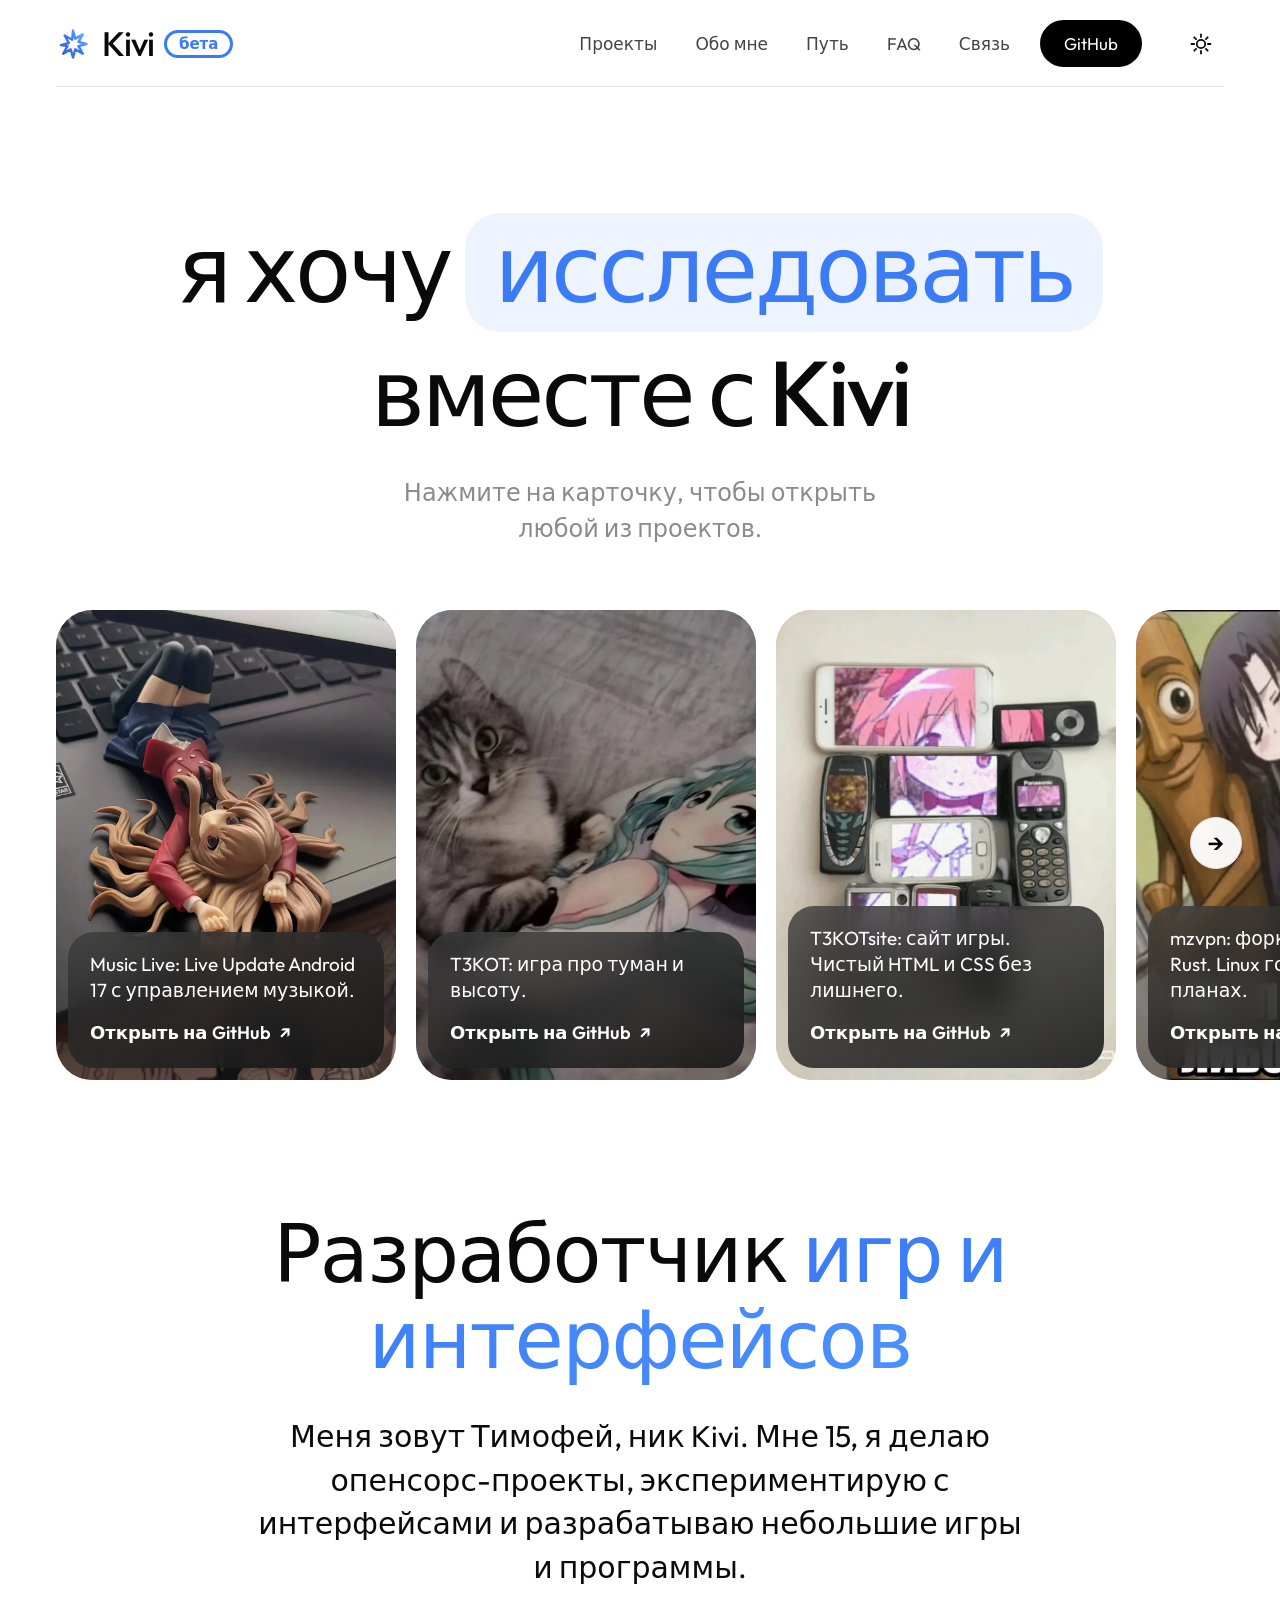
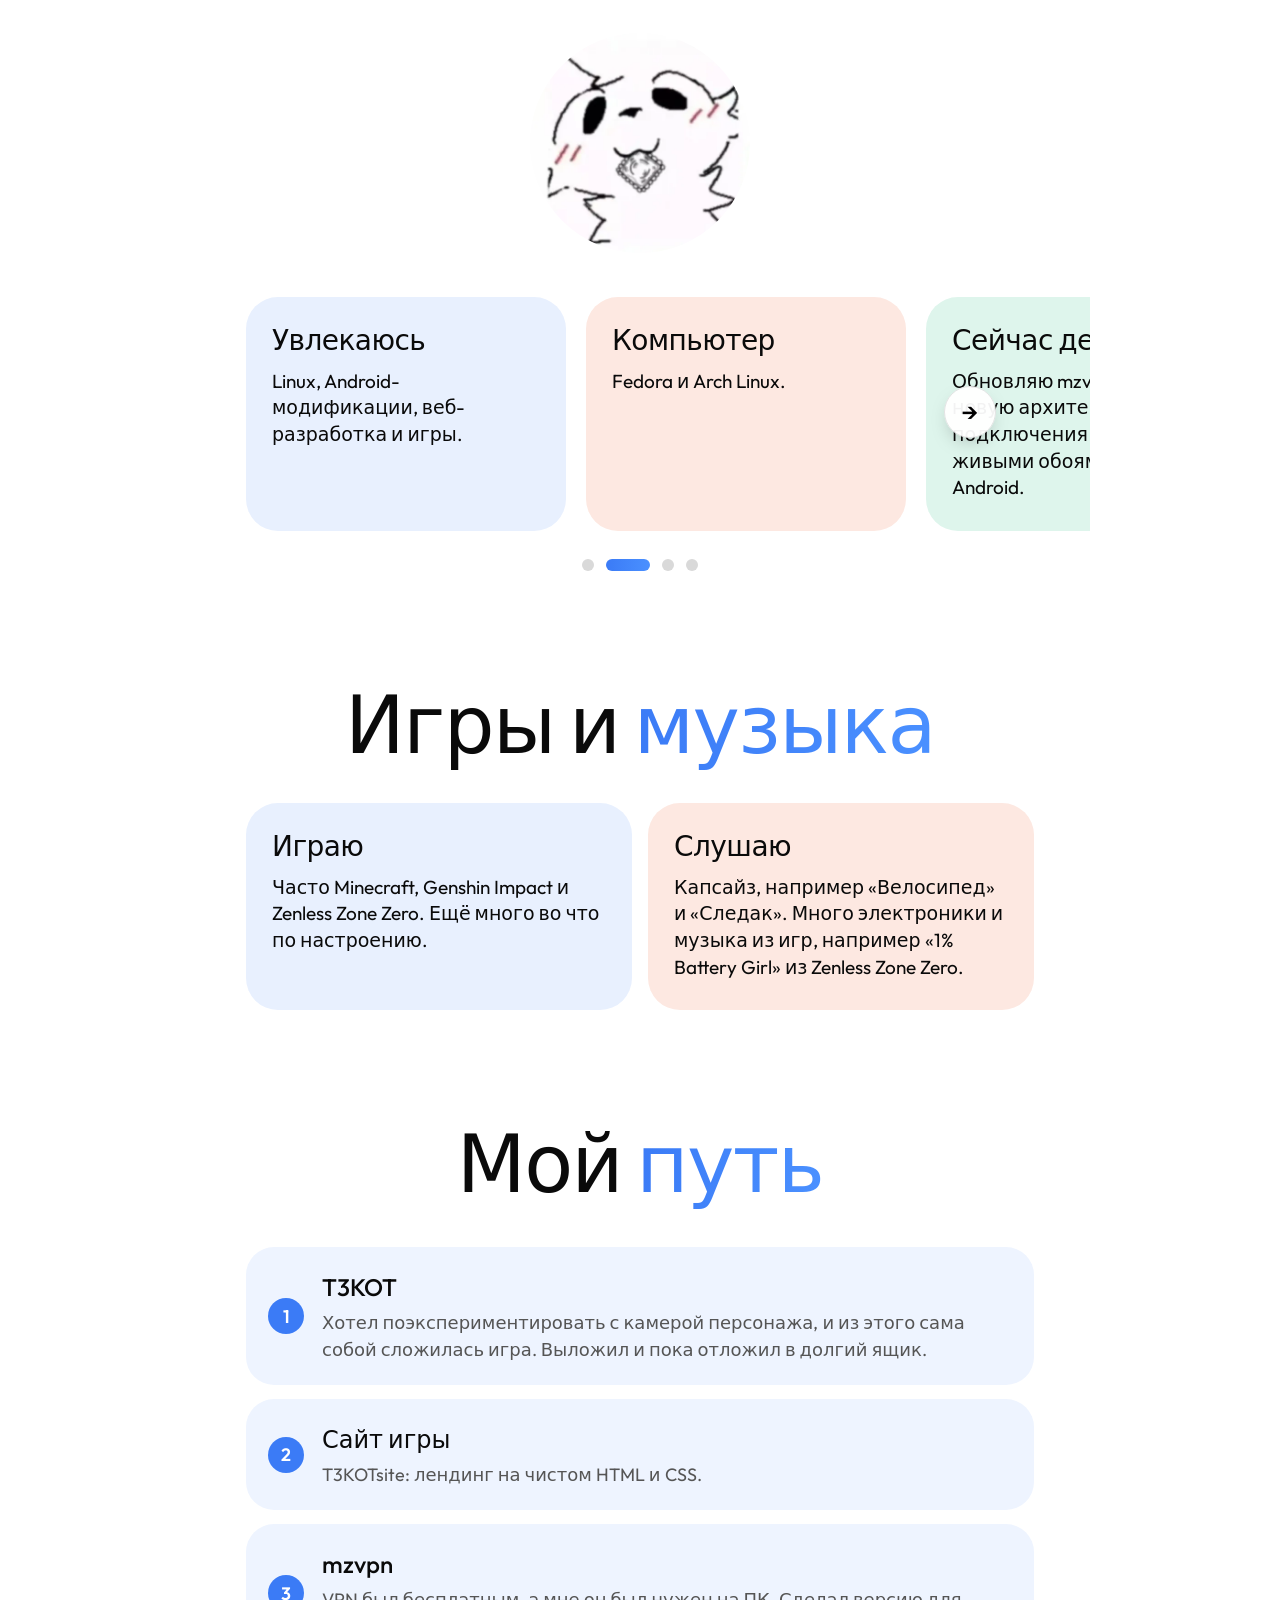
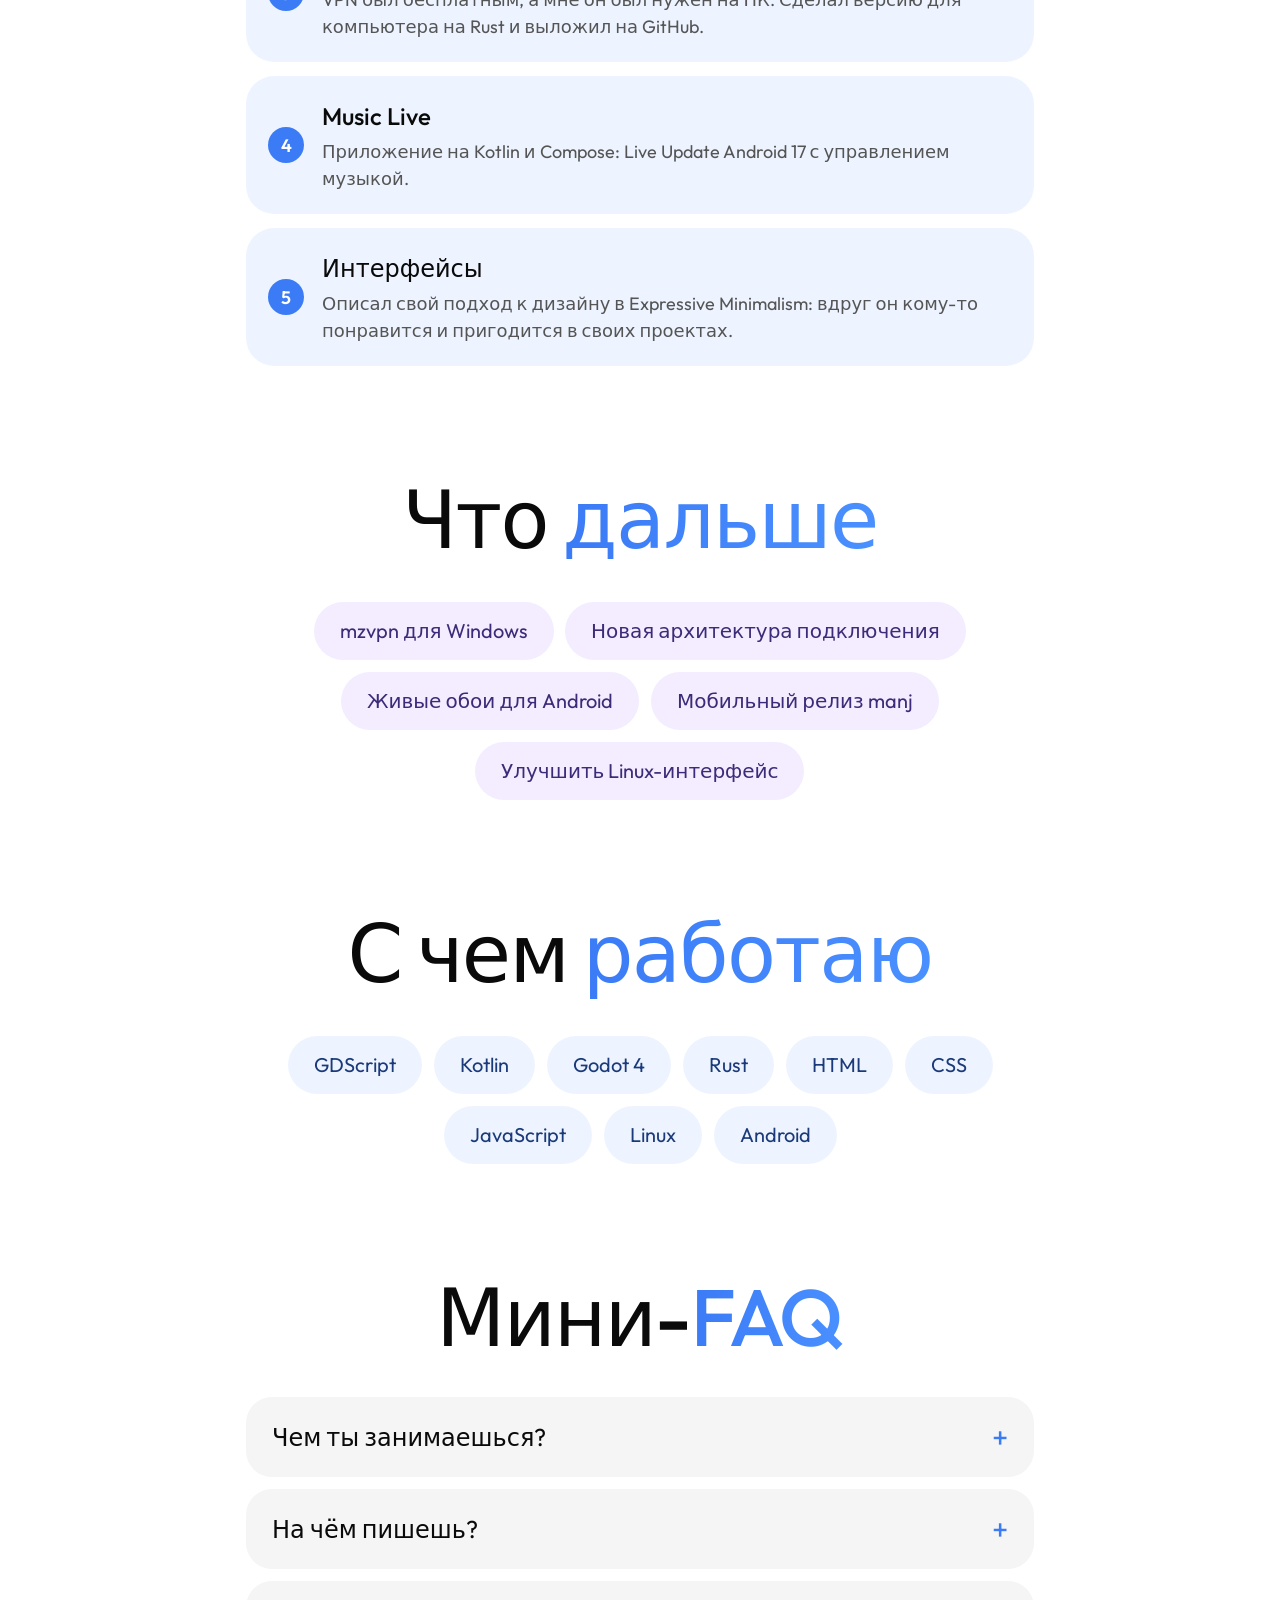
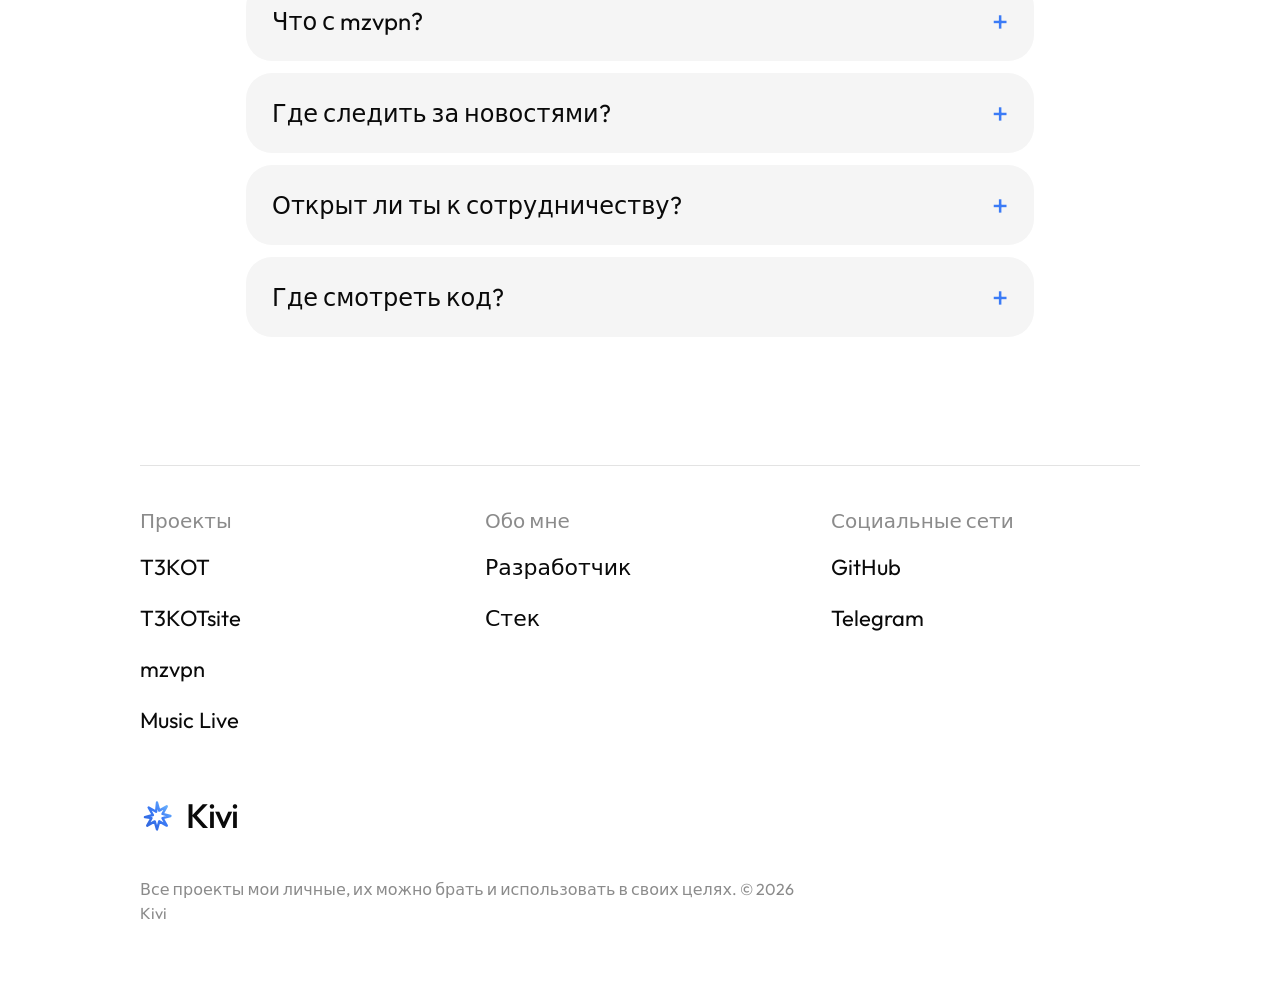
<file: index.html>
<!doctype html>
<html lang="ru">
<head>
<meta charset="utf-8">
<meta name="viewport" content="width=device-width, initial-scale=1">
<title>Kivi(портфолио)</title>
<meta name="description" content="Портфолио Kivi (Тимофей): опенсорс-проекты, игры и эксперименты с интерфейсами. Версия в стиле Material.">
<meta name="color-scheme" content="light dark">
<meta name="theme-color" content="#ffffff">
<link rel="preconnect" href="https://fonts.googleapis.com">
<link rel="preconnect" href="https://fonts.gstatic.com" crossorigin>
<link rel="stylesheet" href="https://fonts.googleapis.com/css2?family=Outfit:wght@400;500;600&display=swap">
<link rel="icon" href="data:image/svg+xml,%3Csvg xmlns=%27http://www.w3.org/2000/svg%27 viewBox=%270 0 24 24%27%3E%3Cdefs%3E%3ClinearGradient id=%27g%27 x1=%270%27 y1=%271%27 x2=%271%27 y2=%270%27%3E%3Cstop offset=%270%27 stop-color=%27%232f63d9%27/%3E%3Cstop offset=%271%27 stop-color=%27%237cc4ff%27/%3E%3C/linearGradient%3E%3C/defs%3E%3Cpath fill=%27none%27 stroke=%27url(%23g)%27 stroke-width=%271.7%27 stroke-linejoin=%27round%27 d=%27M12 2.5l1.6 5.7 5.3-3-3 5.3 5.6 1.5-5.6 1.5 3 5.3-5.3-3L12 21.5l-1.6-5.7-5.3 3 3-5.3L3.5 12.8l5.6-1.5-3-5.3 5.3 3z%27/%3E%3C/svg%3E">
<script>document.documentElement.className+=" js"</script>
<script>(function(){var r=document.documentElement,t=null;try{t=localStorage.getItem("theme")}catch(e){}if(t!=="light"&&t!=="dark")t=matchMedia("(prefers-color-scheme: dark)").matches?"dark":"light";r.setAttribute("data-theme",t);var m=document.querySelector('meta[name="theme-color"]');if(m)m.setAttribute("content",t==="dark"?"#131314":"#ffffff")})()</script>
<link rel="stylesheet" href="style.css?v=25">
</head>
<body>
<svg width="0" height="0" style="position:absolute" aria-hidden="true" focusable="false"><defs><linearGradient id="kg" x1="0" y1="1" x2="1" y2="0"><stop offset="0"/><stop offset=".55"/><stop offset="1"/></linearGradient></defs></svg>
<a class="skip" href="#main">Перейти к содержимому</a>

<header class="top">
  <div class="top-in">
    <a class="brand" href="#top" aria-label="Kivi (бета) — наверх">
      <svg class="star" viewBox="0 0 24 24" aria-hidden="true"><path d="M12 2.5l1.6 5.7 5.3-3-3 5.3 5.6 1.5-5.6 1.5 3 5.3-5.3-3L12 21.5l-1.6-5.7-5.3 3 3-5.3L3.5 12.8l5.6-1.5-3-5.3 5.3 3z"/></svg><span class="word">Kivi</span><span class="beta" aria-label="бета-версия">бета</span>
    </a>
    <nav class="menu" id="menu" aria-label="Основная навигация">
      <a href="#projects">Проекты</a>
      <a href="#about">Обо мне</a>
      <a href="#path">Путь</a>
      <a href="#faq">FAQ</a>
      <a href="#links">Связь</a>
      <a class="menu-cta" href="https://github.com/kivihahi" target="_blank" rel="noopener">GitHub</a>
    </nav>
    <button class="theme-btn" id="theme-btn" type="button" aria-label="Переключить тему" title="Тема">
      <svg class="t-sun" viewBox="0 0 24 24" aria-hidden="true"><circle cx="12" cy="12" r="4.2"/><path d="M12 2.5v2.6M12 18.9v2.6M2.5 12h2.6M18.9 12h2.6M5.3 5.3l1.8 1.8M16.9 16.9l1.8 1.8M5.3 18.7l1.8-1.8M16.9 7.1l1.8-1.8"/></svg>
      <svg class="t-moon" viewBox="0 0 24 24" aria-hidden="true"><path d="M20 14.5A8.5 8.5 0 0 1 9.5 4a8.5 8.5 0 1 0 10.5 10.5z"/></svg>
    </button>
    <button class="burger" id="burger" type="button" aria-label="Меню" aria-expanded="false" aria-controls="menu"><span></span><span></span><span></span></button>
  </div>
</header>

<main id="main">
  <section class="hero" id="top">
    <h1>я хочу <span class="swap" id="swap" aria-live="polite">исследовать</span><br>вместе с Kivi</h1>
    <p class="hero-sub">Нажмите на карточку, чтобы открыть любой из проектов.</p>
  </section>

  <section class="rail-wrap" id="projects" aria-label="Проекты">
    <div class="rail" id="rail-projects" tabindex="0">
      <a class="pcard c-rose" href="https://github.com/kivihahi/music-live" target="_blank" rel="noopener">
        <img src="assets/cover-music-live.webp" alt="Обложка проекта Music Live" width="735" height="802" loading="lazy">
        <div class="glass"><p>Music Live: Live Update Android 17 с управлением музыкой.</p><span class="go">Открыть на GitHub <i aria-hidden="true">↗</i></span></div>
      </a>
      <a class="pcard c-blue" href="https://github.com/kivihahi/T3KOT" target="_blank" rel="noopener">
        <img src="assets/cover-t3kot.webp" alt="Обложка проекта T3KOT" width="960" height="960" loading="lazy">
        <div class="glass"><p>T3KOT: игра про туман и высоту.</p><span class="go">Открыть на GitHub <i aria-hidden="true">↗</i></span></div>
      </a>
      <a class="pcard c-peach" href="https://github.com/kivihahi/T3KOTsite" target="_blank" rel="noopener">
        <img src="assets/cover-t3kotsite.webp" alt="Обложка проекта T3KOTsite" width="720" height="720" loading="lazy">
        <div class="glass"><p>T3KOTsite: сайт игры. Чистый HTML и CSS без лишнего.</p><span class="go">Открыть на GitHub <i aria-hidden="true">↗</i></span></div>
      </a>
      <a class="pcard c-violet" href="https://github.com/kivihahi/mzvpn" target="_blank" rel="noopener">
        <img src="assets/cover-mzvpn.webp" alt="Обложка проекта mzvpn" width="960" height="831" loading="lazy">
        <div class="glass"><p>mzvpn: форк FoxyVPN на Rust. Linux готов, Windows в планах.</p><span class="go">Открыть на GitHub <i aria-hidden="true">↗</i></span></div>
      </a>
      <a class="pcard c-sand" href="https://github.com/kivihahi/Expressive-Minimalism" target="_blank" rel="noopener">
        <img src="assets/cover-expressive.webp" alt="Обложка проекта Expressive Minimalism" width="736" height="597" loading="lazy">
        <div class="glass"><p>Expressive Minimalism: подход к дизайну интерфейсов.</p><span class="go">Открыть на GitHub <i aria-hidden="true">↗</i></span></div>
      </a>
      <a class="pcard c-mint" href="https://t.me/kividev" target="_blank" rel="noopener">
        <img src="assets/cover-t3kot.webp" alt="Обложка Telegram-канала" width="960" height="960" loading="lazy">
        <div class="glass"><p>Telegram-канал dev: релизы, видео и новости проектов.</p><span class="go">Открыть в Telegram <i aria-hidden="true">↗</i></span></div>
      </a>
    </div>
  </section>

  <section class="block" id="about">
    <h2>Разработчик <span class="blue">игр и интерфейсов</span></h2>
    <p class="big">Меня зовут Тимофей, ник Kivi. Мне 15, я делаю опенсорс-проекты, экспериментирую с интерфейсами и разрабатываю небольшие игры и программы.</p>
    <img class="hero-img" src="assets/profile-cat.webp" alt="Аватар с нарисованным котиком" width="800" height="800" loading="lazy">

    <div class="rail rail-dots" id="rail-facts" tabindex="0">
      <article class="fcard f1"><h3>Увлекаюсь</h3><p>Linux, Android-модификации, веб-разработка и игры.</p></article>
      <article class="fcard f2"><h3>Компьютер</h3><p>Fedora и Arch Linux.</p></article>
      <article class="fcard f4"><h3>Сейчас делаю</h3><p>Обновляю mzvpn под новую архитектуру подключения и думаю над живыми обоями для Android.</p></article>
      <article class="fcard f3"><h3>Мобильные системы</h3><p>Nothing OS, iOS и LineageOS 24 на Android 17.</p></article>
    </div>
    <div class="dots" id="dots" aria-hidden="true"></div>
  </section>

  <section class="block" id="taste">
    <h2>Игры и <span class="blue">музыка</span></h2>
    <div class="duo">
      <article class="fcard f1"><h3>Играю</h3><p>Часто Minecraft, Genshin Impact и Zenless Zone Zero. Ещё много во что по настроению.</p></article>
      <article class="fcard f2"><h3>Слушаю</h3><p>Капсайз, например «Велосипед» и «Следак». Много электроники и музыка из игр, например «1% Battery Girl» из Zenless Zone Zero.</p></article>
    </div>
  </section>

  <section class="block" id="path">
    <h2>Мой <span class="blue">путь</span></h2>
    <ol class="steps">
      <li><b>T3KOT</b><span>Хотел поэкспериментировать с камерой персонажа, и из этого сама собой сложилась игра. Выложил и пока отложил в долгий ящик.</span></li>
      <li><b>Сайт игры</b><span>T3KOTsite: лендинг на чистом HTML и CSS.</span></li>
      <li><b>mzvpn</b><span>VPN был бесплатным, а мне он был нужен на ПК. Сделал версию для компьютера на Rust и выложил на GitHub.</span></li>
      <li><b>Music Live</b><span>Приложение на Kotlin и Compose: Live Update Android 17 с управлением музыкой.</span></li>
      <li><b>Интерфейсы</b><span>Описал свой подход к дизайну в Expressive Minimalism: вдруг он кому-то понравится и пригодится в своих проектах.</span></li>
    </ol>
  </section>

  <section class="block" id="plans">
    <h2>Что <span class="blue">дальше</span></h2>
    <ul class="chips plans">
      <li>mzvpn для Windows</li><li>Новая архитектура подключения</li><li>Живые обои для Android</li><li>Мобильный релиз manj</li><li>Улучшить Linux-интерфейс</li>
    </ul>
  </section>

  <section class="block" id="stack">
    <h2>С чем <span class="blue">работаю</span></h2>
    <ul class="chips">
      <li>GDScript</li><li>Kotlin</li><li>Godot 4</li><li>Rust</li><li>HTML</li><li>CSS</li><li>JavaScript</li><li>Linux</li><li>Android</li>
    </ul>
  </section>
  <section class="block" id="faq">
    <h2>Мини-<span class="blue">FAQ</span></h2>
    <div class="faq">
      <details><summary>Чем ты занимаешься?</summary><p>Делаю опенсорс-проекты, небольшие игры и программы, экспериментирую с интерфейсами.</p></details>
      <details><summary>На чём пишешь?</summary><p>GDScript и Godot 4 для игр, Rust для mzvpn, Kotlin и Jetpack Compose для Android, HTML, CSS и JavaScript для сайтов.</p></details>
      <details><summary>Что с mzvpn?</summary><p>Это форк FoxyVPN для ПК. Версия для Linux готова, Windows запланирована, macOS рассматривается.</p></details>
      <details><summary>Где следить за новостями?</summary><p>В Telegram-канале dev: там релизы, видео и заметки о проектах.</p></details>
      <details><summary>Открыт ли ты к сотрудничеству?</summary><p>Да, открыт. Пиши мне в личные сообщения в Telegram: <a href="https://t.me/kivihah" target="_blank" rel="noopener">@kivihah</a>, он указан в описании канала dev.</p></details>
      <details><summary>Где смотреть код?</summary><p>Все проекты лежат на GitHub: github.com/kivihahi.</p></details>
    </div>
  </section>
</main>

<footer class="foot" id="links">
  <div class="foot-in">
    <div class="fgroup"><h4>Проекты</h4><a href="https://github.com/kivihahi/T3KOT" target="_blank" rel="noopener">T3KOT</a><a href="https://github.com/kivihahi/T3KOTsite" target="_blank" rel="noopener">T3KOTsite</a><a href="https://github.com/kivihahi/mzvpn" target="_blank" rel="noopener">mzvpn</a><a href="https://github.com/kivihahi/music-live" target="_blank" rel="noopener">Music Live</a></div>
    <div class="fgroup"><h4>Обо мне</h4><a href="#about">Разработчик</a><a href="#stack">Стек</a></div>
    <div class="fgroup"><h4>Социальные сети</h4><a href="https://github.com/kivihahi" target="_blank" rel="noopener">GitHub</a><a href="https://t.me/kividev" target="_blank" rel="noopener">Telegram</a></div>
    <div class="foot-brand"><svg class="star" viewBox="0 0 24 24" aria-hidden="true"><path d="M12 2.5l1.6 5.7 5.3-3-3 5.3 5.6 1.5-5.6 1.5 3 5.3-5.3-3L12 21.5l-1.6-5.7-5.3 3 3-5.3L3.5 12.8l5.6-1.5-3-5.3 5.3 3z"/></svg><span class="word">Kivi</span></div>
    <p class="disclaimer">Все проекты мои личные, их можно брать и использовать в своих целях. © <span id="year">2026</span> Kivi</p>
  </div>
</footer>
<script src="app.js?v=24" defer></script>
</body>
</html>
</file>
<file: style.css>
:root{
  --bg:#fff;--fg:#0a0a0a;--muted:#747474;--line:#e3e3e3;--soft:#eef4ff;--blue:#3b7bf6;--blue2:#4a90ff;
  --grad:linear-gradient(135deg,#4285f4,#9b72cb 55%,#f2a65a);
  --font:"Outfit","Product Sans","Google Sans",system-ui,sans-serif;--gut:clamp(20px,5vw,56px);--ease:cubic-bezier(.2,0,0,1);--ease-out:cubic-bezier(.16,1,.3,1)
}
*{box-sizing:border-box}
html{overflow-x:clip;scroll-behavior:smooth;scroll-padding-top:90px}
body{margin:0;background:var(--bg);color:var(--fg);font:400 18px/1.5 var(--font);overflow-x:clip;-webkit-font-smoothing:antialiased}
img{max-width:100%;display:block}
a{color:inherit;text-decoration:none}
h1,h2,h3,h4{font-weight:500;margin:0;line-height:1.1;letter-spacing:-.02em}
.skip{position:absolute;left:-999px;top:8px;z-index:100;padding:10px 16px;background:#000;color:#fff;border-radius:999px}
.skip:focus{left:12px}
:focus-visible{outline:2px solid var(--blue);outline-offset:3px;border-radius:10px}

/* Знак и слово */
.star{width:34px;height:34px;flex:none;fill:none;stroke:url(#kg);stroke-width:1.7;stroke-linejoin:round;stroke-linecap:round;overflow:visible}
.word{font-size:34px;font-weight:500;letter-spacing:-.03em}

/* Шапка */
.top{transition:box-shadow .5s var(--ease);position:sticky;top:0;z-index:50;background:rgba(255,255,255,.92);backdrop-filter:blur(12px);-webkit-backdrop-filter:blur(12px)}
.top-in{max-width:1280px;margin:0 auto;padding:18px var(--gut);display:flex;align-items:center;gap:28px;border-bottom:1px solid var(--line)}
.top-in{border-bottom:0;position:relative}
.top-in::after{content:"";position:absolute;left:var(--gut);right:var(--gut);bottom:0;height:1px;background:var(--line)}
.brand{display:flex;align-items:center;gap:12px}
.beta{display:inline-flex;align-items:center;margin-left:-2px;padding:3px 12px 4px;border:3.5px solid var(--blue);border-radius:999px;background:#fff;color:var(--blue);font-size:15px;font-weight:600;line-height:1;letter-spacing:0;text-transform:lowercase}
.menu{margin-left:auto;display:flex;align-items:center;gap:6px}
.menu a{padding:10px 16px;border-radius:999px;font-size:17px;color:#444;transition:background .2s,color .2s}
.menu a:hover{background:#f2f2f2;color:#000}
.menu .menu-cta{background:#000;color:#fff;margin-left:8px;padding:11px 24px}
.menu .menu-cta:hover{background:#222;color:#fff}
.burger{display:none;margin-left:auto;width:48px;height:48px;border:0;background:none;position:relative;cursor:pointer}
.burger span{position:absolute;left:11px;right:11px;height:2.5px;border-radius:2px;background:#000;transition:transform .2s,opacity .2s}
.burger span:nth-child(1){top:16px}.burger span:nth-child(2){top:23px}.burger span:nth-child(3){top:30px}
.burger[aria-expanded="true"] span:nth-child(1){top:23px;transform:rotate(45deg)}
.burger[aria-expanded="true"] span:nth-child(2){opacity:0}
.burger[aria-expanded="true"] span:nth-child(3){top:23px;transform:rotate(-45deg)}

/* Главный экран */
.hero{text-align:center;padding:clamp(56px,10vw,120px) var(--gut) 40px}
h1{font-size:clamp(40px,7.4vw,92px);line-height:1.18;letter-spacing:-.035em}
.swap{display:inline-block;padding:.02em .32em .1em;margin:.06em 0;border-radius:.38em;background:var(--soft);color:var(--blue);transition:opacity .45s var(--ease),transform .45s var(--ease),filter .45s var(--ease)}
.swap.is-out{opacity:0;transform:translateY(.22em);filter:blur(6px)}
.hero-sub{max-width:520px;margin:28px auto 0;color:#8b8b8b;font-size:clamp(18px,2.4vw,24px)}

/* Горизонтальные ленты */
.rail{display:flex;gap:20px;overflow-x:auto;scroll-snap-type:x mandatory;padding:8px var(--gut) 20px;scrollbar-width:none;-webkit-overflow-scrolling:touch}
.rail::-webkit-scrollbar{display:none}
.rail-wrap{padding-top:16px}
.pcard{position:relative;flex:0 0 min(78vw,340px);height:min(112vw,470px);scroll-snap-align:center;border-radius:36px;overflow:hidden;padding:0;transition:transform .6s var(--ease-out),box-shadow .6s var(--ease-out)}
.pcard:hover{transform:translateY(-8px);box-shadow:0 26px 50px -26px rgba(0,0,0,.45)}
.pcard img{transition:transform 1.1s var(--ease-out)}
.pcard:hover img{transform:scale(1.05)}
.pcard img{position:absolute;inset:0;width:100%;height:100%;object-fit:cover}
.c-blue{background:#5b8def}.c-peach{background:#f4a07a}.c-violet{background:#b784d6}.c-mint{background:#62c6b0}.c-sand{background:#d9c7a8}.c-rose{background:#c9a07a}
.glass{position:absolute;left:12px;right:12px;bottom:12px;padding:20px 22px 22px;border-radius:26px;background:linear-gradient(160deg,rgba(60,60,60,.78),rgba(20,20,20,.88));backdrop-filter:blur(16px);-webkit-backdrop-filter:blur(16px);color:#fff;display:flex;flex-direction:column;gap:16px}
.glass p{margin:0;font-size:19px;line-height:1.35}
.go{font-weight:600;font-size:18px;display:inline-flex;gap:8px;align-items:center}
.go i{font-style:normal;transition:transform .2s}
.pcard:hover .go i{transform:translate(3px,-3px)}

.rail-box{position:relative}
.rail.is-drag{scroll-snap-type:none;cursor:grabbing}
.rail-btn{display:none}
@media(hover:hover) and (pointer:fine){
  .rail{cursor:grab}
  .rail-btn{display:grid;place-items:center;position:absolute;top:50%;width:52px;height:52px;margin-top:-34px;border:1px solid var(--line);border-radius:50%;background:rgba(255,255,255,.95);color:#000;font:500 24px/1 var(--font);cursor:pointer;z-index:5;box-shadow:0 8px 22px -10px rgba(0,0,0,.4);transition:opacity .2s,transform .2s}
  .rail-btn:hover{transform:scale(1.07)}
  .rail-btn:disabled{opacity:0;pointer-events:none}
  .rail-prev{left:max(12px,calc(var(--gut) - 18px))}
  .rail-next{right:max(12px,calc(var(--gut) - 18px))}
}
/* Блоки */
.block{max-width:900px;margin:0 auto;padding:clamp(56px,9vw,110px) var(--gut) 0;text-align:center}
.block h2{font-size:clamp(38px,6.6vw,80px);line-height:1.08}
.blue{color:var(--blue2);background:linear-gradient(90deg,var(--blue),var(--blue2));-webkit-background-clip:text;background-clip:text;-webkit-text-fill-color:transparent}
.big{margin:32px auto 0;font-size:clamp(20px,3vw,30px);line-height:1.45;max-width:30em}
.hero-img{width:100%;height:auto;max-width:220px;margin:44px auto 0;border-radius:50%;aspect-ratio:1;object-fit:cover;background:#f6f1f1}
.rail-dots{margin:36px calc(var(--gut)*-1) 0;justify-content:flex-start;text-align:left}
.fcard{flex:0 0 min(78vw,320px);scroll-snap-align:center;border-radius:32px;padding:28px 26px 30px;min-height:230px;display:flex;flex-direction:column;gap:12px}
.fcard h3{font-size:28px}
.fcard p{margin:0;font-size:19px;line-height:1.4}
.f4{background:#fff3cf}.f1{background:var(--tint)}.f2{background:#fde8e1}.f3{background:#efe6fb}.f4{background:#def5ec}
.dots{display:flex;justify-content:center;gap:12px;margin-top:8px}
.dots i{width:12px;height:12px;border-radius:99px;background:#d9d9d9;transition:width .3s,background .3s}
.dots i.is-on{width:44px;background:linear-gradient(90deg,var(--blue),var(--blue2))}
.chips{list-style:none;margin:40px 0 0;padding:0;display:flex;flex-wrap:wrap;gap:12px;justify-content:center}
.chips li{padding:14px 26px;border-radius:999px;background:var(--soft);color:var(--ink);font-size:20px}

/* Подвал */
.foot{margin-top:clamp(72px,10vw,130px);padding:0 var(--gut) 56px}
.foot-in{max-width:1000px;margin:0 auto;border-top:1px solid var(--line);padding-top:44px;display:grid;gap:36px}
.fgroup h4{color:#8b8b8b;font-size:20px;font-weight:400;margin-bottom:10px;letter-spacing:0}
.fgroup a{display:block;padding:9px 0;font-size:22px}
.fgroup a:hover{text-decoration:underline}
.foot-brand{display:flex;align-items:center;gap:12px;margin-top:8px}
.disclaimer{margin:0;color:#8b8b8b;font-size:16px;line-height:1.5;max-width:60ch}
@media(min-width:760px){.foot-in{grid-template-columns:repeat(3,1fr)}.foot-brand,.disclaimer{grid-column:1/-1}}

@media(max-width:820px){
  .word{font-size:30px}
  .beta{font-size:13px;padding:3px 10px 4px}
  .burger{display:block}
  .menu{position:absolute;left:0;right:0;top:100%;margin:0;padding:8px var(--gut) 18px;flex-direction:column;align-items:stretch;background:#fff;display:none;border-bottom:1px solid var(--line)}
  .menu.is-open{display:flex}
  .menu a{padding:14px 4px;font-size:22px;border-radius:12px}
  .menu .menu-cta{margin:8px 0 0;text-align:center}
}
@media(prefers-reduced-motion:reduce){*{animation:none!important;transition:none!important}html{scroll-behavior:auto}}

/* Путь, планы, FAQ */
.steps{list-style:none;margin:40px 0 0;padding:0;display:grid;gap:14px;text-align:left;counter-reset:st}
.steps li{counter-increment:st;position:relative;padding:22px 24px 22px 76px;border-radius:28px;background:var(--soft);display:flex;flex-direction:column;gap:4px}
.steps li::before{content:counter(st);position:absolute;left:22px;top:50%;transform:translateY(-50%);width:36px;height:36px;border-radius:50%;background:var(--blue);color:#fff;display:grid;place-items:center;font-weight:600}
.steps b{font-size:24px;font-weight:500}
.steps span{color:#555;font-size:18px}
.plans li{background:#f3edff;color:#3d2a78}
.faq{margin-top:36px;display:grid;gap:12px;text-align:left}
.faq details{border-radius:26px;background:#f5f5f5;padding:0 26px;transition:background .2s}
.faq details[open]{background:var(--soft)}
.faq summary{list-style:none;cursor:pointer;padding:22px 0;font-size:clamp(19px,2.6vw,24px);display:flex;justify-content:space-between;gap:16px;align-items:center}
.faq summary::-webkit-details-marker{display:none}
.faq summary::after{content:"+";font-size:30px;line-height:1;color:var(--blue);transition:transform .25s}
.faq details[open] summary::after{transform:rotate(45deg)}
.faq p{margin:0;padding:0 0 24px;color:#444;font-size:18px;line-height:1.5}
.duo{display:grid;grid-template-columns:repeat(auto-fit,minmax(260px,1fr));gap:16px;margin-top:36px;text-align:left}
.duo .fcard{flex:none;min-height:0}
.faq p a{color:var(--blue);text-decoration:underline;text-underline-offset:3px}

/* Анимации в стиле Material: появление при прокрутке, мягкий подъём, плавные раскрытия */
.top.is-stuck{box-shadow:0 10px 30px -22px rgba(0,0,0,.35)}
.js .rv{opacity:0;transform:translateY(36px);filter:blur(6px);transition:opacity .55s var(--ease),transform .65s var(--ease-out),filter .55s var(--ease);transition-delay:calc(var(--i,0)*45ms);will-change:opacity,transform}
.js .rv.in{opacity:1;transform:none;filter:none}
.js .rv.in.done{will-change:auto}
.js .hero .rv{transition-duration:.75s,.85s,.75s}
.js .pcard.rv.in{transition:opacity .55s var(--ease),transform .6s var(--ease-out),filter .55s var(--ease),box-shadow .6s var(--ease-out)}
.glow{will-change:transform}
.pill,.tab,.chips li,.fcard,.steps li,.faq details,.menu a,.rail-btn{transition-timing-function:var(--ease);transition-duration:.35s}
.fcard,.steps li,.chips li{transition-property:transform,box-shadow,background-color}
.fcard:hover,.steps li:hover{transform:translateY(-4px)}
.chips li:hover{transform:translateY(-2px)}
.faq details::details-content{block-size:0;overflow:clip;opacity:0;transition:block-size .5s var(--ease),opacity .4s var(--ease),content-visibility .5s allow-discrete}
.faq details[open]::details-content{block-size:auto;opacity:1}
:root{interpolate-size:allow-keywords}
@media(max-width:820px){
  .menu{display:flex;visibility:hidden;opacity:0;transform:translateY(-10px);transition:opacity .35s var(--ease),transform .45s var(--ease-out),visibility 0s .45s}
  .menu.is-open{visibility:visible;opacity:1;transform:none;transition:opacity .35s var(--ease),transform .45s var(--ease-out),visibility 0s}
}
@media(prefers-reduced-motion:reduce){.js .rv{opacity:1;transform:none;filter:none;transition:none}}

/* Дождь из аватарок: только transform и opacity, без теней, чтобы не лагало */
.hero-img{-webkit-user-select:none;user-select:none;-webkit-touch-callout:none;touch-action:manipulation;cursor:pointer}
.rain{position:fixed;inset:0;z-index:95;overflow:hidden;pointer-events:none;contain:strict}
.rain img{position:absolute;top:-80px;left:var(--x);width:var(--s);height:var(--s);border-radius:50%;object-fit:cover;background:#f7f5f5;opacity:0;backface-visibility:hidden;will-change:transform,opacity;animation:rain-fall var(--d) var(--dl) linear both}
@keyframes rain-fall{
0%{transform:translate3d(0,0,0) rotate(0);opacity:0}
8%{opacity:1}
90%{opacity:1}
100%{transform:translate3d(0,calc(100vh + 160px),0) rotate(var(--r));opacity:0}}
@media(prefers-reduced-motion:reduce){.rain{display:none}}

/* Звезда: цвет берётся из акцента устройства (AccentColor), запасной вариант синий градиент */
:root{--star-a:#2f63d9;--star-b:#3b7bf6;--star-c:#7cc4ff}
@supports (color:AccentColor){
  :root{--star-a:color-mix(in oklab,AccentColor 78%,black);--star-b:AccentColor;--star-c:color-mix(in oklab,AccentColor 55%,white)}
}
#kg stop:nth-child(1){stop-color:var(--star-a)}
#kg stop:nth-child(2){stop-color:var(--star-b)}
#kg stop:nth-child(3){stop-color:var(--star-c)}

/* Кнопка темы */
.theme-btn{display:grid;place-items:center;flex:none;width:46px;height:46px;margin-left:8px;border:0;border-radius:50%;background:none;color:var(--fg);cursor:pointer;transition:background .3s var(--ease),transform .3s var(--ease);-webkit-tap-highlight-color:transparent}
.theme-btn:hover{background:var(--hov)}
.theme-btn:active{transform:scale(.92)}
.theme-btn svg{width:24px;height:24px;fill:none;stroke:currentColor;stroke-width:1.8;stroke-linecap:round;stroke-linejoin:round}
.theme-btn .t-moon{display:none}
html[data-theme="dark"] .theme-btn .t-sun{display:none}
html[data-theme="dark"] .theme-btn .t-moon{display:block}
.menu{margin-left:auto}
@media(max-width:820px){.theme-btn{margin-left:auto}.burger{margin-left:0}}

/* Тёмная тема */
:root{--hov:#f2f2f2}
html{color-scheme:light}
html[data-theme="dark"]{
  color-scheme:dark;
  --bg:#131314;--fg:#ececec;--muted:#a3a3a3;--line:#2f3032;--soft:#1c2740;--blue:#7aa7ff;--blue2:#8ab4ff;--hov:#262729;
  --star-a:#5b8def;--star-c:#a9d8ff;
}
html[data-theme="dark"] body{background:var(--bg);color:var(--fg)}
html[data-theme="dark"] .skip{background:#fff;color:#000}
html[data-theme="dark"] .top{background:rgba(19,19,20,.9)}
html[data-theme="dark"] .beta{background:var(--bg)}
html[data-theme="dark"] .menu a{color:#c4c4c4}
html[data-theme="dark"] .menu a:hover{background:var(--hov);color:#fff}
html[data-theme="dark"] .menu .menu-cta{background:#ececec;color:#111}
html[data-theme="dark"] .menu .menu-cta:hover{background:#fff;color:#111}
html[data-theme="dark"] .burger span{background:#ececec}
html[data-theme="dark"] .hero-sub,html[data-theme="dark"] .fgroup h4,html[data-theme="dark"] .disclaimer{color:#8e8e8e}
html[data-theme="dark"] .menu{background:var(--bg)}
html[data-theme="dark"] .rail-btn{background:rgba(38,39,41,.95);color:#fff;border-color:#3a3b3d}
html[data-theme="dark"] .hero-img,html[data-theme="dark"] .rain img{background:#f7f5f5}
html[data-theme="dark"] .f1{background:var(--tint)}
html[data-theme="dark"] .f2{background:#3a2420}
html[data-theme="dark"] .f3{background:#2b2342}
html[data-theme="dark"] .f4{background:#1b3a30}
html[data-theme="dark"] .fcard h3,html[data-theme="dark"] .fcard p{color:#ececec}
html[data-theme="dark"] .dots i{background:#3a3b3d}
html[data-theme="dark"] .chips li{background:var(--soft);color:var(--ink)}
html[data-theme="dark"] .plans li{background:#2b2342;color:#dccbff}
html[data-theme="dark"] .steps span{color:#b5b5b5}
html[data-theme="dark"] .steps li::before{color:#0b1020}
html[data-theme="dark"] .faq details{background:#1e1f21}
html[data-theme="dark"] .faq details[open]{background:var(--soft)}
html[data-theme="dark"] .faq p{color:#c4c4c4}
html[data-theme="dark"] .swap{color:var(--blue)}
html[data-theme="dark"] .top.is-stuck{box-shadow:0 10px 30px -22px rgba(0,0,0,.8)}
html[data-theme="dark"] .glow{opacity:.55}
body,.top,.menu,.faq details,.chips li,.fcard,.steps li{transition-property:background-color,color,border-color,box-shadow,transform,opacity,filter;transition-duration:.4s}

/* Акцент устройства: все синие элементы (надписи, «бета», плашки, точки) берут AccentColor */
:root{--ink:#1a3a7a;--tint:#e8f0fe}
html[data-theme="dark"]{--ink:#cfe0ff;--tint:#1c2740}
@supports (color:AccentColor){
  :root{--blue:AccentColor;--blue2:color-mix(in oklab,AccentColor 78%,white);--soft:color-mix(in oklab,AccentColor 9%,var(--bg));--tint:color-mix(in oklab,AccentColor 12%,var(--bg));--ink:color-mix(in oklab,AccentColor 55%,black)}
  html[data-theme="dark"]{--blue:color-mix(in oklab,AccentColor 62%,white);--blue2:color-mix(in oklab,AccentColor 45%,white);--soft:color-mix(in oklab,AccentColor 20%,var(--bg));--tint:color-mix(in oklab,AccentColor 20%,var(--bg));--ink:color-mix(in oklab,AccentColor 35%,white)}
}
</file>
